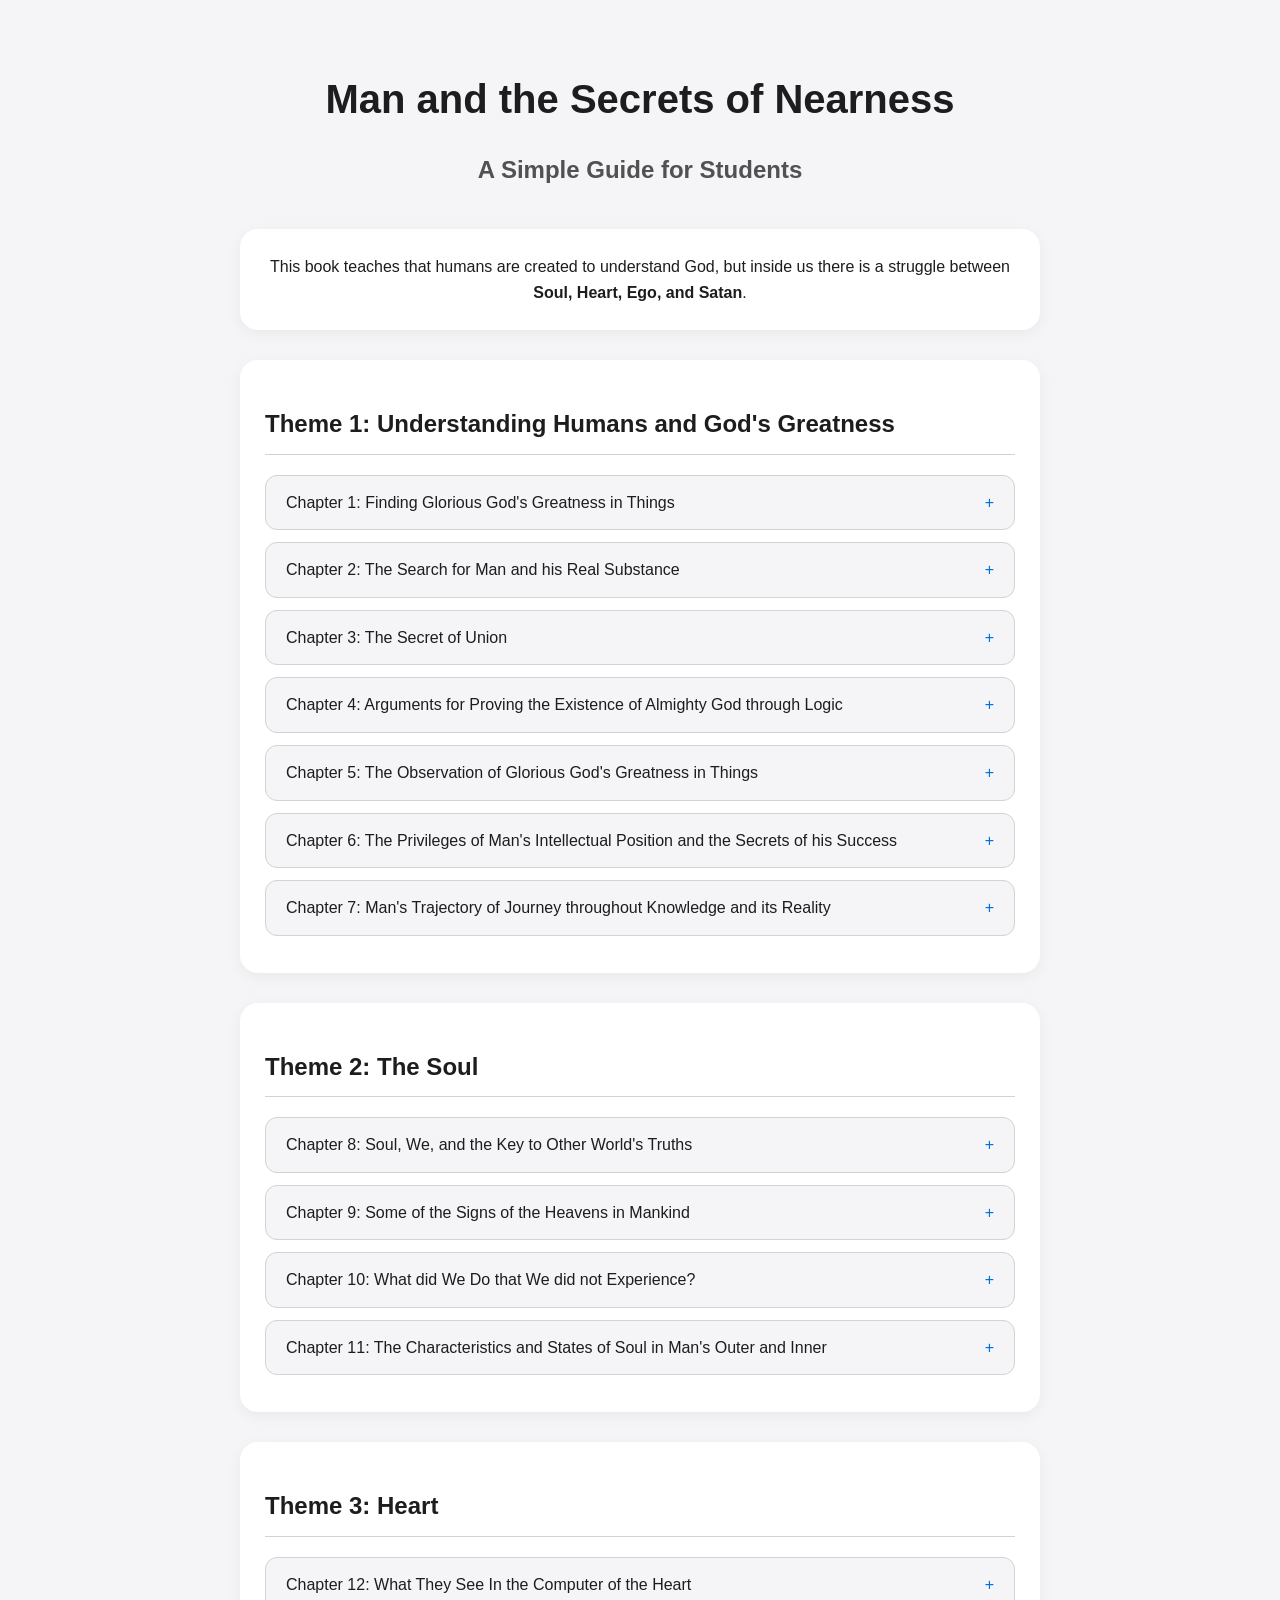
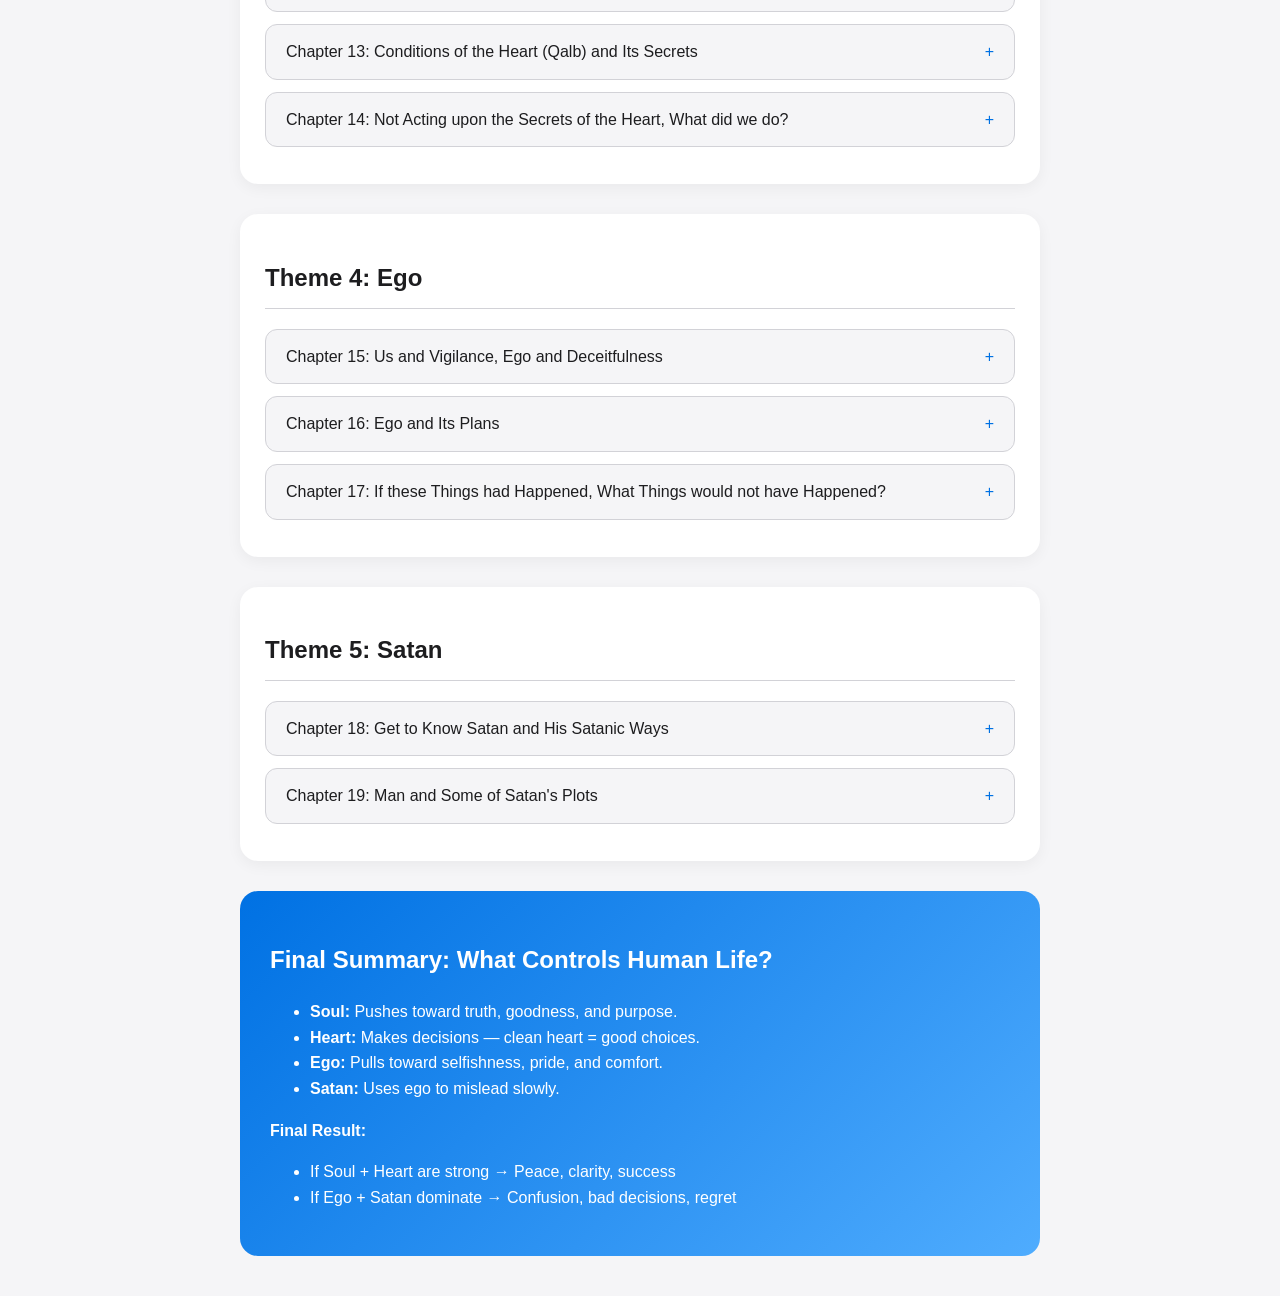
<file: Goblet 3 second .html>
<!DOCTYPE html>
<html lang="en">
<head>
<meta charset="UTF-8">
<meta name="viewport" content="width=device-width, initial-scale=1.0">
<title>Man and the Secrets of Nearness</title>

<style>
:root {
    --apple-bg: #f5f5f7;
    --apple-text: #1d1d1f;
    --apple-card: #ffffff;
    --apple-border: #d2d2d7;
    --apple-blue: #0071e3;
    --apple-hover: #e8e8ed;
}

body {
    font-family: -apple-system, BlinkMacSystemFont, "Helvetica Neue", sans-serif;
    background-color: var(--apple-bg);
    color: var(--apple-text);
    line-height: 1.6;
    margin: 0;
    padding: 40px 20px;
    display: flex;
    justify-content: center;
}

.container {
    max-width: 800px;
    width: 100%;
}

h1 {
    font-size: 2.5rem;
    font-weight: 700;
    text-align: center;
    margin-bottom: 10px;
}

.subtitle {
    text-align: center;
    color: #515154;
    margin-bottom: 40px;
}

.book-analysis {
    background-color: var(--apple-card);
    border-radius: 18px;
    padding: 25px;
    box-shadow: 0 4px 15px rgba(0,0,0,0.05);
    margin-bottom: 30px;
    text-align: center;
}

.group-section {
    background-color: var(--apple-card);
    border-radius: 18px;
    padding: 25px;
    box-shadow: 0 4px 15px rgba(0,0,0,0.05);
    margin-bottom: 30px;
}

.group-title {
    font-size: 1.5rem;
    font-weight: 600;
    border-bottom: 1px solid var(--apple-border);
    padding-bottom: 10px;
    margin-bottom: 20px;
}

/* Dropdown */
details {
    margin-bottom: 12px;
}

summary {
    list-style: none;
    cursor: pointer;
    padding: 14px 20px;
    background-color: var(--apple-bg);
    border-radius: 12px;
    border: 1px solid var(--apple-border);
    font-weight: 500;
    position: relative;
}

summary::-webkit-details-marker {
    display: none;
}

summary:hover {
    background-color: var(--apple-hover);
}

summary::after {
    content: '+';
    position: absolute;
    right: 20px;
    color: var(--apple-blue);
}

details[open] summary::after {
    content: '−';
}

.content {
    padding: 20px;
    border: 1px solid var(--apple-border);
    border-top: none;
    border-radius: 0 0 12px 12px;
    background-color: var(--apple-card);
}

.summary-chapter {
    background: linear-gradient(135deg, #0071e3 0%, #4facfe 100%);
    color: white;
    border-radius: 18px;
    padding: 30px;
}
</style>
</head>

<body>

<div class="container">

<h1>Man and the Secrets of Nearness</h1>
<h2 class="subtitle">A Simple Guide for Students</h2>

<div class="book-analysis">
This book teaches that humans are created to understand God,  
but inside us there is a struggle between <strong>Soul, Heart, Ego, and Satan</strong>.
</div>

<!-- YOUR CONTENT STARTS -->

<div class="group-section">
    <h2 class="group-title">Theme 1: Understanding Humans and God's Greatness</h2>
    
    <details>
        <summary>Chapter 1: Finding Glorious God's Greatness in Things</summary>
        <div class="content">
            <ul>
                <li>Humans are intelligent, but our knowledge is very small compared to God's knowledge.</li>
                <li>When we look at the universe, we realize how powerful and perfect God is.</li>
                <li>This chapter teaches humility — we should not think we know everything.</li>
            </ul>
        </div>
    </details>
    
    <details>
        <summary>Chapter 2: The Search for Man and his Real Substance</summary>
        <div class="content">
            <ul>
                <li>Humans easily become attached to things like money, people, and comfort.</li>
                <li>But they forget the most important connection — their relationship with God.</li>
                <li>This chapter reminds us: our true purpose is not the world, but knowing God.</li>
            </ul>
        </div>
    </details>

    <details>
        <summary>Chapter 3: The Secret of Union</summary>
        <div class="content">
            <ul>
                <li>Getting close to God is possible for everyone.</li>
                <li>It requires thinking, observing, and doing good actions.</li>
                <li>It is not instant — it needs effort and sincerity.</li>
            </ul>
        </div>
    </details>

    <details>
        <summary>Chapter 4: Arguments for Proving the Existence of Almighty God through Logic</summary>
        <div class="content">
            <ul>
                <li>Nothing can exist without a creator.</li>
                <li>If small things like phones need makers, the universe must also have a Creator.</li>
                <li>Denying God is not logical when we see design everywhere.</li>
            </ul>
        </div>
    </details>

    <details>
        <summary>Chapter 5: The Observation of Glorious God's Greatness in Things</summary>
        <div class="content">
            <ul>
                <li>Nature is full of amazing examples of God's power.</li>
                <li>Even a tiny seed can grow into a large tree.</li>
                <li>This shows that God controls everything, even things we cannot see.</li>
            </ul>
        </div>
    </details>

    <details>
        <summary>Chapter 6: The Privileges of Man's Intellectual Position and the Secrets of his Success</summary>
        <div class="content">
            <ul>
                <li>Humans are given intelligence, memory, and creativity.</li>
                <li>But many people misuse these abilities for harm instead of good.</li>
                <li>True success is using knowledge for good and remembering God.</li>
            </ul>
        </div>
    </details>

    <details>
        <summary>Chapter 7: Man's Trajectory of Journey throughout Knowledge and its Reality</summary>
        <div class="content">
            <ul>
                <li>Life is like a journey with a beginning and an end.</li>
                <li>We are here for a short time to make choices.</li>
                <li>Those choices decide our future after death.</li>
            </ul>
        </div>
    </details>
</div>

<!-- KEEP REST EXACT (Soul, Heart, Ego, Satan, Summary) -->
<div class="group-section">
    <h2 class="group-title">Theme 2: The Soul</h2>

    <details>
        <summary>Chapter 8: Soul, We, and the Key to Other World's Truths</summary>
        <div class="content">
            <ul>
                <li>The soul helps us understand truth beyond what we see.</li>
                <li>Along with the heart and mind, it guides our decisions.</li>
                <li>If we ignore it, we live only for physical things.</li>
            </ul>
        </div>
    </details>

    <details>
        <summary>Chapter 9: Some of the Signs of the Heavens in Mankind</summary>
        <div class="content">
            <ul>
                <li>Humans have desires that reflect something greater.</li>
                <li>We love beauty, speed, and happiness.</li>
                <li>This shows we are made for something beyond this world.</li>
            </ul>
        </div>
    </details>

    <details>
        <summary>Chapter 10: What did We Do that We did not Experience?</summary>
        <div class="content">
            <ul>
                <li>Humans invent amazing things like machines and technology.</li>
                <li>But we often forget to understand ourselves.</li>
                <li>This chapter teaches self-awareness.</li>
            </ul>
        </div>
    </details>

    <details>
        <summary>Chapter 11: The Characteristics and States of Soul in Man's Outer and Inner</summary>
        <div class="content">
            <ul>
                <li>The soul has different levels — good and bad.</li>
                <li>Some people control their soul, others are controlled by it.</li>
                <li>The goal is to reach a peaceful and balanced soul.</li>
            </ul>
        </div>
    </details>
</div>

<div class="group-section">
    <h2 class="group-title">Theme 3: Heart</h2>

    <details>
        <summary>Chapter 12: What They See In the Computer of the Heart</summary>
        <div class="content">
            <ul>
                <li>The heart works like a control center.</li>
                <li>If it is clean, it helps us make good choices.</li>
                <li>If it is corrupted, it leads us to bad actions.</li>
            </ul>
        </div>
    </details>

    <details>
        <summary>Chapter 13: Conditions of the Heart (Qalb) and Its Secrets</summary>
        <div class="content">
            <ul>
                <li>The heart can receive good or bad ideas.</li>
                <li>It acts like a receiver picking signals.</li>
                <li>We must protect it from negative influence.</li>
            </ul>
        </div>
    </details>

    <details>
        <summary>Chapter 14: Not Acting upon the Secrets of the Heart, What did we do?</summary>
        <div class="content">
            <ul>
                <li>Humans achieve great things in the world.</li>
                <li>But they ignore their inner problems.</li>
                <li>This leads to imbalance and confusion.</li>
            </ul>
        </div>
    </details>
</div>

<div class="group-section">
    <h2 class="group-title">Theme 4: Ego</h2>

    <details>
        <summary>Chapter 15: Us and Vigilance, Ego and Deceitfulness</summary>
        <div class="content">
            <ul>
                <li>Ego makes us selfish and proud.</li>
                <li>It tricks us into thinking we are always right.</li>
                <li>We must stay aware to control it.</li>
            </ul>
        </div>
    </details>

    <details>
        <summary>Chapter 16: Ego and Its Plans</summary>
        <div class="content">
            <ul>
                <li>Ego works slowly and builds bad habits.</li>
                <li>It pushes us toward comfort and laziness.</li>
                <li>If uncontrolled, it leads to bad behavior.</li>
            </ul>
        </div>
    </details>

    <details>
        <summary>Chapter 17: If these Things had Happened, What Things would not have Happened?</summary>
        <div class="content">
            <ul>
                <li>Humans can control machines and animals.</li>
                <li>But they struggle to control themselves.</li>
                <li>This shows the importance of self-discipline.</li>
            </ul>
        </div>
    </details>
</div>

<div class="group-section">
    <h2 class="group-title">Theme 5: Satan</h2>

    <details>
        <summary>Chapter 18: Get to Know Satan and His Satanic Ways</summary>
        <div class="content">
            <ul>
                <li>Satan does not force people — he whispers ideas.</li>
                <li>He makes wrong things look normal or good.</li>
                <li>This is how people slowly go in the wrong direction.</li>
            </ul>
        </div>
    </details>

    <details>
        <summary>Chapter 19: Man and Some of Satan's Plots</summary>
        <div class="content">
            <ul>
                <li>Satan distracts us with useless things.</li>
                <li>He uses our emotions to control us.</li>
                <li>The less aware we are, the easier we fall into his traps.</li>
            </ul>
        </div>
    </details>
</div>
<!-- (Already included fully above in your message — no content removed) -->

<div class="summary-chapter">
    <h2>Final Summary: What Controls Human Life?</h2>
    <ul>
        <li><strong>Soul:</strong> Pushes toward truth, goodness, and purpose.</li>
        <li><strong>Heart:</strong> Makes decisions — clean heart = good choices.</li>
        <li><strong>Ego:</strong> Pulls toward selfishness, pride, and comfort.</li>
        <li><strong>Satan:</strong> Uses ego to mislead slowly.</li>
    </ul>

    <p><strong>Final Result:</strong></p>
    <ul>
        <li>If Soul + Heart are strong → Peace, clarity, success</li>
        <li>If Ego + Satan dominate → Confusion, bad decisions, regret</li>
    </ul>
</div>

</div>

</body>
</html>
</file>
